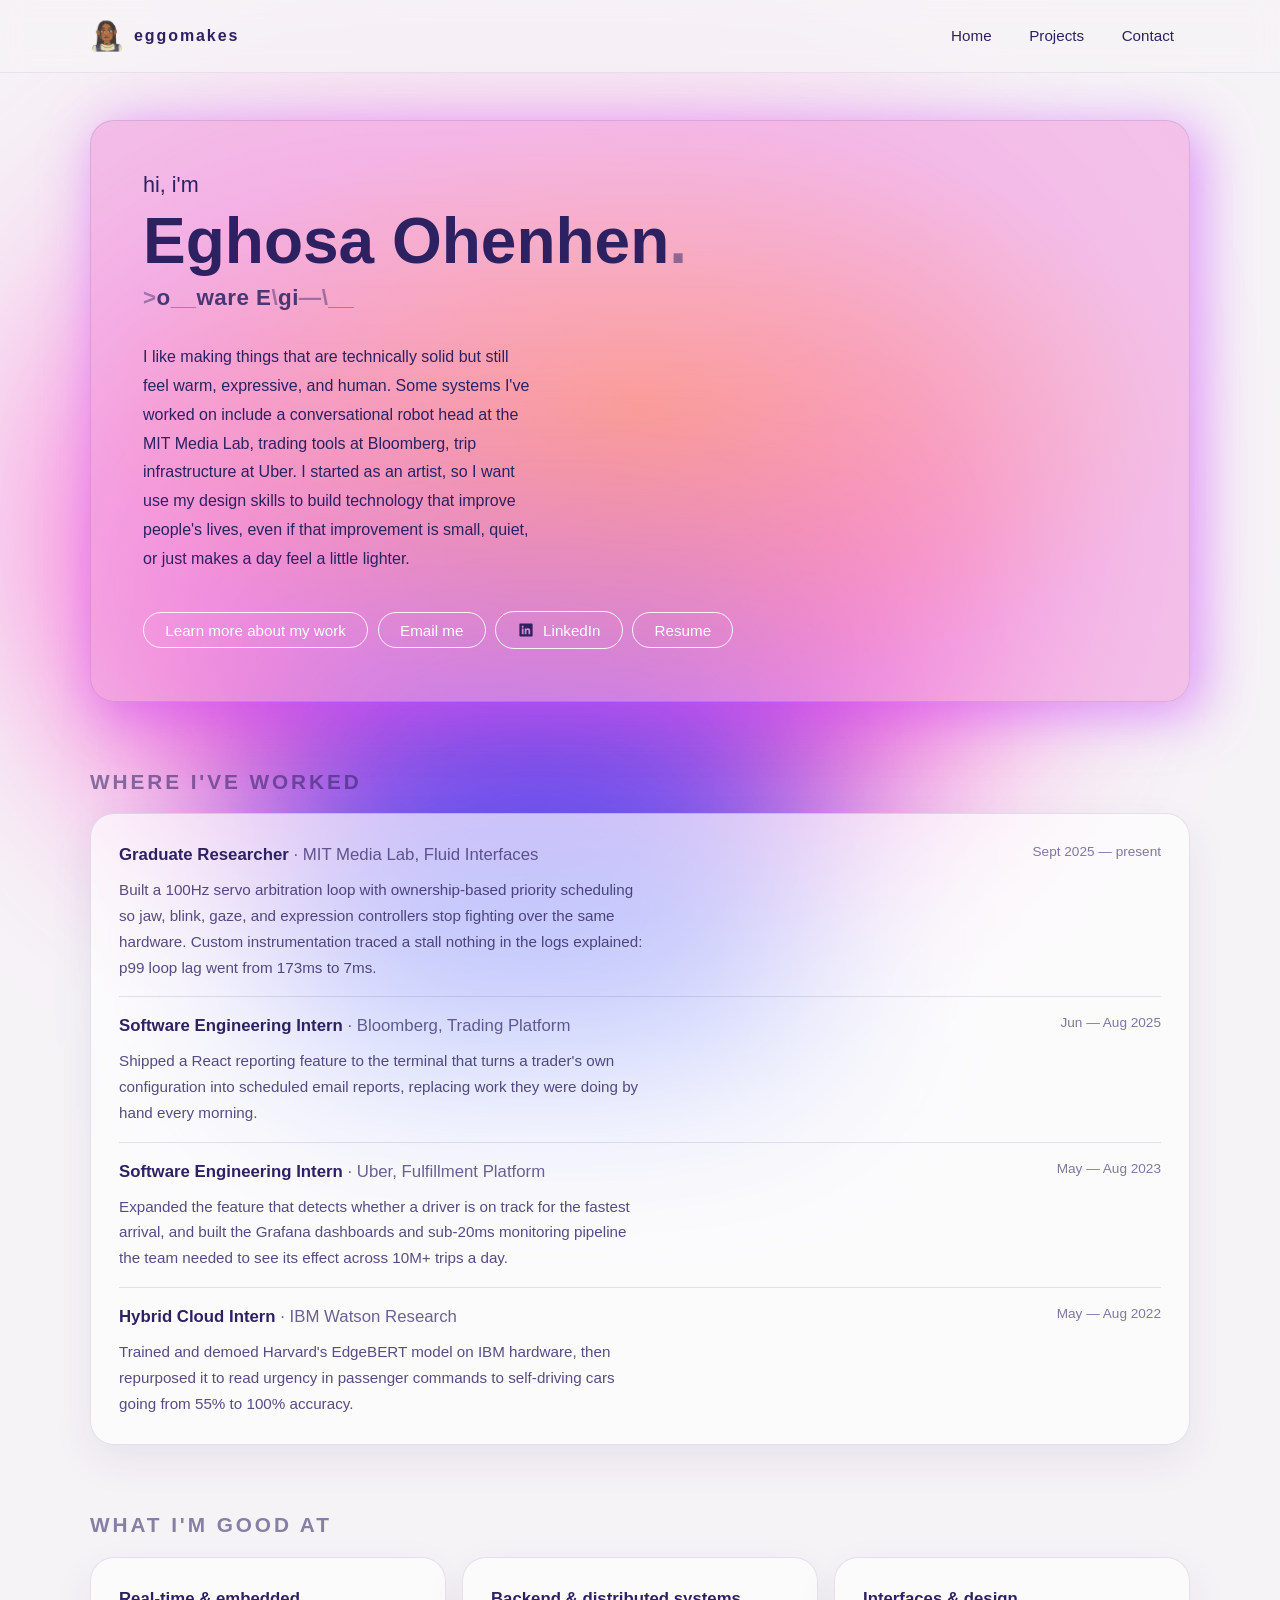
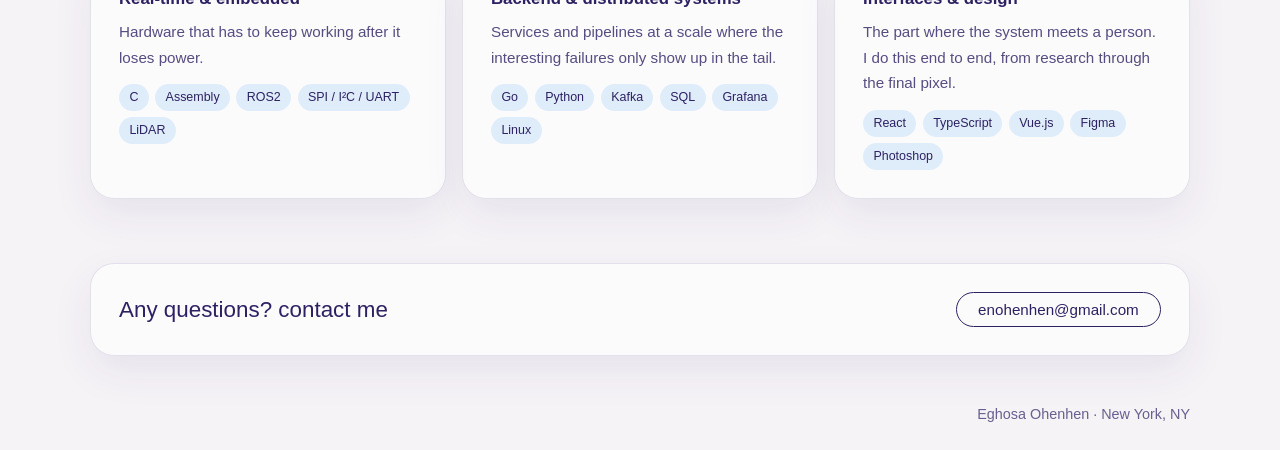
<file: index.html>
<!DOCTYPE html>
<html lang="en">
  <head>
    <meta charset="utf-8" />
    <title>Eghosa Ohenhen — Software Engineer</title>
    <link rel="icon" href="assets/images/icon.svg" />
    <meta name="viewport" content="width=device-width, initial-scale=1" />
    <meta
      name="description"
      content="Eghosa Ohenhen — my work sits at the intersection of art, embedded systems, and software."
    />
    <link rel="stylesheet" href="assets/css/main.css" />
  </head>
  <body>
    <div class="bg-accent-shape">
      <div class="bg-circle"></div>
      <div class="bg-rect"></div>
    </div>

    <nav class="navbar">
      <div class="nav-container">
        <a href="index.html" class="nav-logo" aria-label="Go to home page">
          <img src="assets/images/icon.svg" alt="" />
          <span>eggomakes</span>
        </a>
        <ul class="nav-menu">
          <li class="nav-item"><a href="index.html" class="nav-link">Home</a></li>
          <li class="nav-item"><a href="projects.html" class="nav-link">Projects</a></li>
          <li class="nav-item"><a href="#contact" class="nav-link">Contact</a></li>
        </ul>
        <button class="nav-toggle" type="button" aria-label="Toggle navigation">
          <span class="bar"></span>
          <span class="bar"></span>
          <span class="bar"></span>
        </button>
      </div>
    </nav>

    <main class="page">
      <!-- ============================ HERO ============================ -->
      <header class="callout-bg hero">
        <div class="prefix">hi, i'm</div>
        <div class="title"><b>Eghosa Ohenhen</b><b class="emp">.</b></div>

        <!-- textscrambler.js targets .roles and cycles the phrase list -->
        <span class="roles">Software Engineer</span>

        <p class="hero__lede"> 
          I like making things that are technically solid but still feel warm, expressive, and human.

          Some systems I've worked on include a
          conversational robot head at the MIT Media Lab, trading tools at Bloomberg,
          trip infrastructure at Uber. I started as an artist, so I want use my design skills to build technology that improve people's lives, even if that improvement is small, quiet, or just makes a day feel a little lighter.
        </p>

        <div class="actions">
          <a class="btn" href="projects.html">Learn more about my work</a>
          <a class="btn" href="mailto:eghosaohenhen2021@gmail.com">Email me</a>
          <a class="btn" href="https://www.linkedin.com/in/eghosa-ohenhen-010925201/" target="_blank" rel="noopener">
            <img src="assets/images/linkedin.svg" alt="" />
            LinkedIn
          </a>
          <!-- Drop your PDF at this path, or delete this button until you have one. -->
          <a class="btn" href="assets/files/eghosa_reorder_resume.docx" target="_blank" rel="noopener">Resume</a>
          <!-- Add GitHub here once the profile is tidy:
          <a class="btn" href="https://github.com/YOURHANDLE" target="_blank" rel="noopener">GitHub</a>
          -->
        </div>
      </header>

      <!-- ============================ NOW ============================= -->
      <!-- <section>
        <h2 class="section__title">Right now</h2>
        <div class="panel now">
          <p>
            I'm a graduate researcher in the Fluid Interfaces group at the MIT Media
            Lab, building the software for an embodied conversational robot — the layer
            that decides how a face moves while it's listening, not just what it says.
          </p>
          <p>
            I finish my MEng in EECS in June 2026. I'm open to full-time roles in
            robotics, real-time systems, and product engineering, and I take on a small
            number of freelance projects — usually teams that need a demo to actually
            work by a date that isn't moving.
          </p>
        </div>
      </section> -->

      <!-- ========================= EXPERIENCE ========================= -->
      <section>
        <h2 class="section__title">Where I've worked</h2>
        <div class="panel roles-list">
          <article class="role">
            <h3 class="role__title">
              Graduate Researcher <span class="role__org">· MIT Media Lab, Fluid Interfaces</span>
            </h3>
            <div class="role__date">Sept 2025 — present</div>
            <p class="role__note">
              Built a 100Hz servo arbitration loop with ownership-based priority
              scheduling so jaw, blink, gaze, and expression controllers stop fighting
              over the same hardware. Custom instrumentation traced a stall nothing in
              the logs explained: p99 loop lag went from 173ms to 7ms.
            </p>
          </article>

          <article class="role">
            <h3 class="role__title">
              Software Engineering Intern <span class="role__org">· Bloomberg, Trading Platform</span>
            </h3>
            <div class="role__date">Jun — Aug 2025</div>
            <p class="role__note">
              Shipped a React reporting feature to the terminal that turns a trader's own
              configuration into scheduled email reports, replacing work they were doing
              by hand every morning.
            </p>
          </article>

          <article class="role">
            <h3 class="role__title">
              Software Engineering Intern <span class="role__org">· Uber, Fulfillment Platform</span>
            </h3>
            <div class="role__date">May — Aug 2023</div>
            <p class="role__note">
              Expanded the feature that detects whether a driver is on track for the
              fastest arrival, and built the Grafana dashboards and sub-20ms monitoring
              pipeline the team needed to see its effect across 10M+ trips a day.
            </p>
          </article>

          <article class="role">
            <h3 class="role__title">
              Hybrid Cloud Intern <span class="role__org">· IBM Watson Research</span>
            </h3>
            <div class="role__date">May — Aug 2022</div>
            <p class="role__note">
              Trained and demoed Harvard's EdgeBERT model on IBM hardware, then
              repurposed it to read urgency in passenger commands to self-driving cars going from
              55% to 100% accuracy.
            </p>
          </article>
        </div>
      </section>

      <!-- =========================== SKILLS =========================== -->
      <section>
        <h2 class="section__title">What I'm good at</h2>
        <div class="skills">
          <div class="panel skill">
            <h3>Real-time &amp; embedded</h3>
            <p>
              Hardware that has to keep
              working after it loses power.
            </p>
            <div class="tags">
              <span class="tag">C</span><span class="tag">Assembly</span>
              <span class="tag">ROS2</span><span class="tag">SPI / I²C / UART</span>
              <span class="tag">LiDAR</span>
            </div>
          </div>

          <div class="panel skill">
            <h3>Backend &amp; distributed systems</h3>
            <p>
              Services and pipelines at a scale where the interesting failures only show
              up in the tail.
            </p>
            <div class="tags">
              <span class="tag">Go</span><span class="tag">Python</span>
              <span class="tag">Kafka</span><span class="tag">SQL</span>
              <span class="tag">Grafana</span><span class="tag">Linux</span>
            </div>
          </div>

          <div class="panel skill">
            <h3>Interfaces &amp; design</h3>
            <p>
              The part where the system meets a person. I do this end to end, from
              research through the final pixel.
            </p>
            <div class="tags">
              <span class="tag">React</span><span class="tag">TypeScript</span>
              <span class="tag">Vue.js</span><span class="tag">Figma</span>
              <span class="tag">Photoshop</span>
            </div>
          </div>
        </div>
      </section>

      <!-- =========================== HONORS =========================== -->
      <!-- <section>
        <h2 class="section__title">Also</h2>
        <div class="panel">
          <ul class="honors">
            <li>
              1st place, Autonomous Robot Race — MIT 6.141 Robotics: Science &amp; Systems
              <span>May 2025</span>
            </li>
            <li>Congressional Art Award winner <span>2021</span></li>
            <li>Freelance graphic designer, MIT Admissions <span>2024 — present</span></li>
            <li>Marketing &amp; dev team, HackMIT <span>2021 — 2022</span></li>
            <li>
              MEng and SB in Electrical Engineering &amp; Computer Science, MIT
              <span>2026 / 2025</span>
            </li>
          </ul>
        </div>
      </section> -->

      <!-- ============================ CTA ============================= -->
      <section id="contact">
        <div class="panel cta">
          <!-- need building automation software -->
          <!-- drafting marketing materials for your business -->
           <!-- -->
          <p>Any questions? contact me</p>
          <!-- <span class="roles">Software Engineer</span> -->
          <a class="btn btn--ink" href="mailto:enohenhen@gmail.com">enohenhen@gmail.com</a>
        </div>
      </section>
    </main>

    <footer>
      <maintxt>Eghosa Ohenhen · New York, NY</maintxt>
    </footer>

    <!-- Cycles the role line in the hero. Safe to delete if you'd rather
         the line stayed static — nothing else depends on it. -->
    <script src="assets/js/textscrambler.js"></script>

    <script>
      const navToggle = document.querySelector(".nav-toggle");
      const navMenu = document.querySelector(".nav-menu");

      navToggle.addEventListener("click", () => {
        navToggle.classList.toggle("active");
        navMenu.classList.toggle("active");
      });

      document.querySelectorAll(".nav-link").forEach((link) =>
        link.addEventListener("click", () => {
          navToggle.classList.remove("active");
          navMenu.classList.remove("active");
        })
      );
    </script>
  </body>
</html>
</file>
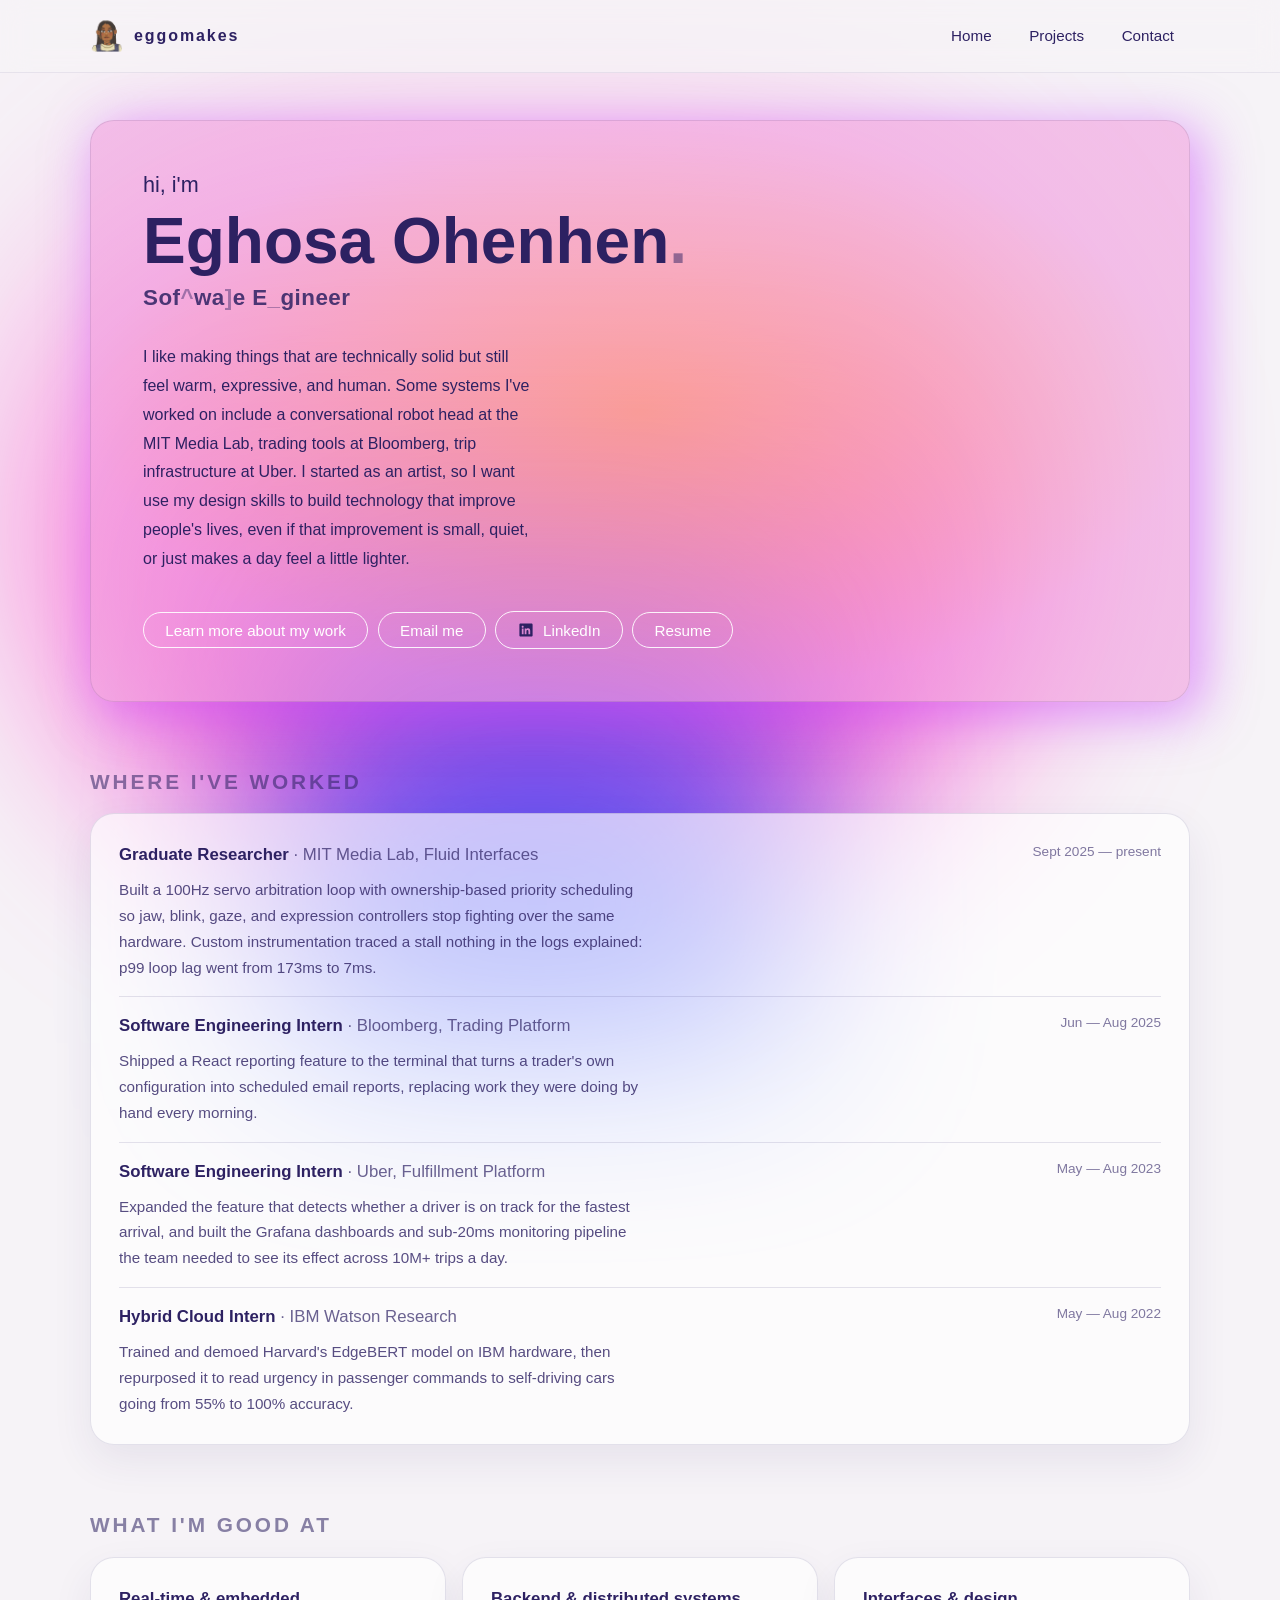
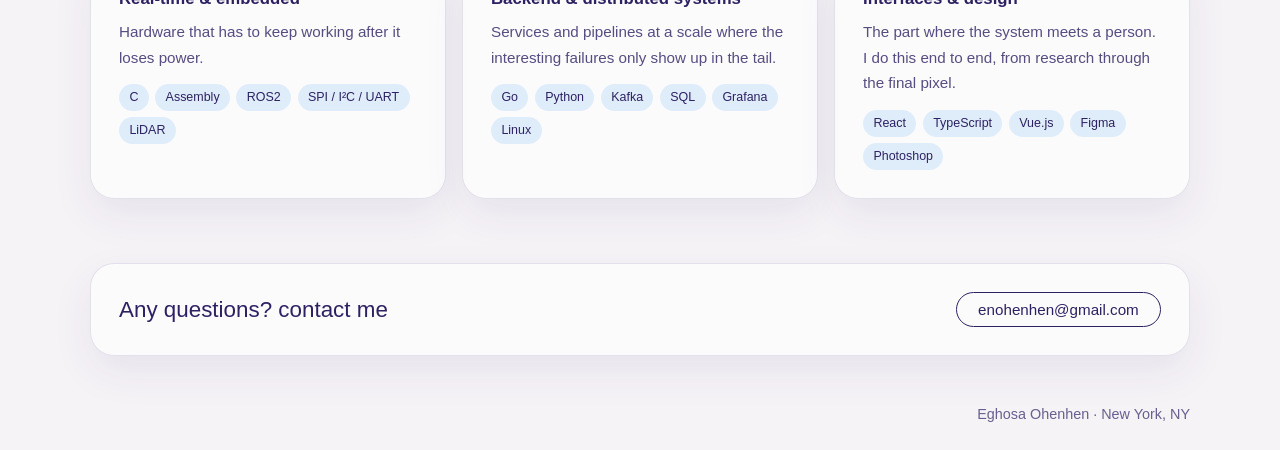
<file: src/index.html>
<!DOCTYPE html>
<html lang="en">
  <head>
    <meta charset="utf-8" />
    <title>Eghosa Ohenhen — Software Engineer</title>
    <link rel="icon" href="assets/images/icon.svg" />
    <meta name="viewport" content="width=device-width, initial-scale=1" />
    <meta
      name="description"
      content=" my work sits at the intersection of art, embedded systems, and software."
    />
    <link rel="stylesheet" href="assets/css/main.css" />
  </head>
  <body>
    <div class="bg-accent-shape">
      <div class="bg-circle"></div>
      <div class="bg-rect"></div>
    </div>

    <nav class="navbar">
      <div class="nav-container">
        <a href="index.html" class="nav-logo" aria-label="Go to home page">
          <img src="assets/images/icon.svg" alt="" />
          <span>eggomakes</span>
        </a>
        <ul class="nav-menu">
          <li class="nav-item"><a href="index.html" class="nav-link">Home</a></li>
          <li class="nav-item"><a href="projects.html" class="nav-link">Projects</a></li>
          <li class="nav-item"><a href="#contact" class="nav-link">Contact</a></li>
        </ul>
        <button class="nav-toggle" type="button" aria-label="Toggle navigation">
          <span class="bar"></span>
          <span class="bar"></span>
          <span class="bar"></span>
        </button>
      </div>
    </nav>

    <main class="page">
      <!-- ============================ HERO ============================ -->
      <header class="callout-bg hero">
        <div class="prefix">hi, i'm</div>
        <div class="title"><b>Eghosa Ohenhen</b><b class="emp">.</b></div>

        <!-- textscrambler.js targets .roles and cycles the phrase list -->
        <span class="roles">Software Engineer</span>

        <p class="hero__lede"> 
          I like making things that are technically solid but still feel warm, expressive, and human.

          Some systems I've worked on include a
          conversational robot head at the MIT Media Lab, trading tools at Bloomberg,
          trip infrastructure at Uber. I started as an artist, so I want use my design skills to build technology that improve people's lives, even if that improvement is small, quiet, or just makes a day feel a little lighter.
        </p>

        <div class="actions">
          <a class="btn" href="projects.html">Learn more about my work</a>
          <a class="btn" href="mailto:eghosaohenhen2021@gmail.com">Email me</a>
          <a class="btn" href="https://www.linkedin.com/in/eghosa-ohenhen-010925201/" target="_blank" rel="noopener">
            <img src="assets/images/linkedin.svg" alt="" />
            LinkedIn
          </a>
          <!-- Drop your PDF at this path, or delete this button until you have one. -->
          <a class="btn" href="assets/files/eghosa_reorder_resume.docx" target="_blank" rel="noopener">Resume</a>
          <!-- Add GitHub here once the profile is tidy:
          <a class="btn" href="https://github.com/YOURHANDLE" target="_blank" rel="noopener">GitHub</a>
          -->
        </div>
      </header>

      <!-- ============================ NOW ============================= -->
      <!-- <section>
        <h2 class="section__title">Right now</h2>
        <div class="panel now">
          <p>
            I'm a graduate researcher in the Fluid Interfaces group at the MIT Media
            Lab, building the software for an embodied conversational robot — the layer
            that decides how a face moves while it's listening, not just what it says.
          </p>
          <p>
            I finish my MEng in EECS in June 2026. I'm open to full-time roles in
            robotics, real-time systems, and product engineering, and I take on a small
            number of freelance projects — usually teams that need a demo to actually
            work by a date that isn't moving.
          </p>
        </div>
      </section> -->

      <!-- ========================= EXPERIENCE ========================= -->
      <section>
        <h2 class="section__title">Where I've worked</h2>
        <div class="panel roles-list">
          <article class="role">
            <h3 class="role__title">
              Graduate Researcher <span class="role__org">· MIT Media Lab, Fluid Interfaces</span>
            </h3>
            <div class="role__date">Sept 2025 — present</div>
            <p class="role__note">
              Built a 100Hz servo arbitration loop with ownership-based priority
              scheduling so jaw, blink, gaze, and expression controllers stop fighting
              over the same hardware. Custom instrumentation traced a stall nothing in
              the logs explained: p99 loop lag went from 173ms to 7ms.
            </p>
          </article>

          <article class="role">
            <h3 class="role__title">
              Software Engineering Intern <span class="role__org">· Bloomberg, Trading Platform</span>
            </h3>
            <div class="role__date">Jun — Aug 2025</div>
            <p class="role__note">
              Shipped a React reporting feature to the terminal that turns a trader's own
              configuration into scheduled email reports, replacing work they were doing
              by hand every morning.
            </p>
          </article>

          <article class="role">
            <h3 class="role__title">
              Software Engineering Intern <span class="role__org">· Uber, Fulfillment Platform</span>
            </h3>
            <div class="role__date">May — Aug 2023</div>
            <p class="role__note">
              Expanded the feature that detects whether a driver is on track for the
              fastest arrival, and built the Grafana dashboards and sub-20ms monitoring
              pipeline the team needed to see its effect across 10M+ trips a day.
            </p>
          </article>

          <article class="role">
            <h3 class="role__title">
              Hybrid Cloud Intern <span class="role__org">· IBM Watson Research</span>
            </h3>
            <div class="role__date">May — Aug 2022</div>
            <p class="role__note">
              Trained and demoed Harvard's EdgeBERT model on IBM hardware, then
              repurposed it to read urgency in passenger commands to self-driving cars going from
              55% to 100% accuracy.
            </p>
          </article>
        </div>
      </section>

      <!-- =========================== SKILLS =========================== -->
      <section>
        <h2 class="section__title">What I'm good at</h2>
        <div class="skills">
          <div class="panel skill">
            <h3>Real-time &amp; embedded</h3>
            <p>
              Hardware that has to keep
              working after it loses power.
            </p>
            <div class="tags">
              <span class="tag">C</span><span class="tag">Assembly</span>
              <span class="tag">ROS2</span><span class="tag">SPI / I²C / UART</span>
              <span class="tag">LiDAR</span>
            </div>
          </div>

          <div class="panel skill">
            <h3>Backend &amp; distributed systems</h3>
            <p>
              Services and pipelines at a scale where the interesting failures only show
              up in the tail.
            </p>
            <div class="tags">
              <span class="tag">Go</span><span class="tag">Python</span>
              <span class="tag">Kafka</span><span class="tag">SQL</span>
              <span class="tag">Grafana</span><span class="tag">Linux</span>
            </div>
          </div>

          <div class="panel skill">
            <h3>Interfaces &amp; design</h3>
            <p>
              The part where the system meets a person. I do this end to end, from
              research through the final pixel.
            </p>
            <div class="tags">
              <span class="tag">React</span><span class="tag">TypeScript</span>
              <span class="tag">Vue.js</span><span class="tag">Figma</span>
              <span class="tag">Photoshop</span>
            </div>
          </div>
        </div>
      </section>

      <!-- =========================== HONORS =========================== -->
      <!-- <section>
        <h2 class="section__title">Also</h2>
        <div class="panel">
          <ul class="honors">
            <li>
              1st place, Autonomous Robot Race — MIT 6.141 Robotics: Science &amp; Systems
              <span>May 2025</span>
            </li>
            <li>Congressional Art Award winner <span>2021</span></li>
            <li>Freelance graphic designer, MIT Admissions <span>2024 — present</span></li>
            <li>Marketing &amp; dev team, HackMIT <span>2021 — 2022</span></li>
            <li>
              MEng and SB in Electrical Engineering &amp; Computer Science, MIT
              <span>2026 / 2025</span>
            </li>
          </ul>
        </div>
      </section> -->

      <!-- ============================ CTA ============================= -->
      <section id="contact">
        <div class="panel cta">
          <!-- need building automation software -->
          <!-- drafting marketing materials for your business -->
           <!-- -->
          <p>Any questions? contact me</p>
          <!-- <span class="roles">Software Engineer</span> -->
          <a class="btn btn--ink" href="mailto:enohenhen@gmail.com">enohenhen@gmail.com</a>
        </div>
      </section>
    </main>

    <footer>
      <maintxt>Eghosa Ohenhen · New York, NY</maintxt>
    </footer>

    <!-- Cycles the role line in the hero. Safe to delete if you'd rather
         the line stayed static — nothing else depends on it. -->
    <script src="assets/js/textscrambler.js"></script>

    <script>
      const navToggle = document.querySelector(".nav-toggle");
      const navMenu = document.querySelector(".nav-menu");

      navToggle.addEventListener("click", () => {
        navToggle.classList.toggle("active");
        navMenu.classList.toggle("active");
      });

      document.querySelectorAll(".nav-link").forEach((link) =>
        link.addEventListener("click", () => {
          navToggle.classList.remove("active");
          navMenu.classList.remove("active");
        })
      );
    </script>
  </body>
</html>
</file>
<file: assets/css/main.css>
/* =====================================================================
   eggomakes — main.css

   1.  Tokens
   2.  Base
   3.  Background accent
   4.  Navbar
   5.  Layout
   6.  Components — buttons, panels, tags, section titles
   7.  Home page
   8.  Projects page — carousel, cards, modal
   9.  Footer
   10. Responsive
   11. LEGACY — HTMAA week pages only. Delete when those pages go.
   ===================================================================== */

/* ---------------------------------------------------------------------
   1. Tokens
   --------------------------------------------------------------------- */
:root {
  --text-color: #2d2162;
  --bg-color: #f6f3f7;
  --surface-border: rgba(45, 33, 98, 0.12);
  --shadow-color: rgba(203, 72, 251, 0.24);

  --panel-bg: rgba(255, 255, 255, 0.65);
  --tag-bg: rgba(19, 137, 235, 0.12);
  --shadow-card: 0 1rem 2.5rem rgba(45, 33, 98, 0.08);
  --shadow-card-hover: 0 1.5rem 3rem rgba(45, 33, 98, 0.16);

  --radius: 1.5rem;
  --radius-pill: 999px;
  --nav-height: 4.5rem;
  --content-width: 1100px;
}

/* ---------------------------------------------------------------------
   2. Base
   --------------------------------------------------------------------- */
*,
*::before,
*::after {
  box-sizing: border-box;
}

html {
  scroll-behavior: smooth;
}

body {
  margin: 0;
  min-width: 320px;
  min-height: 100vh;
  display: flex;
  flex-direction: column;
  background: var(--bg-color);
  color: var(--text-color);
  font-family: "Inter", "Helvetica Neue", Arial, sans-serif;
  line-height: 1.5;
  padding-top: var(--nav-height);
  overflow-x: hidden;
}

a {
  color: inherit;
  text-decoration: none;
}

ul {
  margin: 0;
  padding: 0;
  list-style: none;
}

img {
  display: block;
  max-width: 100%;
}

b,
strong {
  color: var(--text-color);
  font-weight: 700;
}

maintxt {
  display: block;
}

/* Scramble character mid-transition. Used by textscrambler.js. */
.dud {
  opacity: 50%;
}

/* ---------------------------------------------------------------------
   3. Background accent
   --------------------------------------------------------------------- */
.bg-accent-shape {
  position: fixed;
  width: 64.625rem;
  height: 63.875rem;
  left: 1.25rem;
  top: 1.3125rem;
  z-index: -1;
  pointer-events: none;
}

.bg-circle,
.bg-rect {
  position: absolute;
  filter: blur(6.25rem);
}

.bg-circle {
  width: 100%;
  height: 87.42%;
  inset: 0 0 12.58% 0;
  border-radius: 50%;
  background: linear-gradient(180deg, rgba(0, 194, 255, 0) 0%, rgba(255, 41, 195, 1) 100%);
}

.bg-rect {
  width: 48.05%;
  height: 59.59%;
  top: 40.41%;
  right: 25.98%;
  bottom: 0;
  left: 25.98%;
  background: linear-gradient(180deg, rgba(24, 75, 255, 0) 0%, rgba(23, 74, 255, 1) 100%);
}

/* ---------------------------------------------------------------------
   4. Navbar
   --------------------------------------------------------------------- */
.navbar {
  position: fixed;
  top: 0;
  left: 0;
  right: 0;
  z-index: 1000;
  backdrop-filter: blur(14px);
  background: rgba(246, 243, 247, 0.68);
  border-bottom: 1px solid rgba(45, 33, 98, 0.08);
}

.nav-container {
  width: min(var(--content-width), calc(100% - 2rem));
  min-height: var(--nav-height);
  margin: 0 auto;
  display: flex;
  align-items: center;
  justify-content: space-between;
  gap: 1rem;
}

.nav-logo {
  display: flex;
  align-items: center;
  gap: 0.75rem;
  font-size: 1rem;
  font-weight: 700;
  letter-spacing: 0.12em;
  text-transform: lowercase;
}

.nav-logo img {
  width: 2rem;
  height: 2rem;
}

.nav-menu {
  display: flex;
  align-items: center;
  gap: 0.35rem;
}

.nav-link {
  display: block;
  padding: 0.7rem 1rem;
  border-radius: var(--radius-pill);
  font-size: 0.95rem;
  transition: background-color 0.2s ease, transform 0.2s ease;
}

.nav-link:hover,
.nav-link:focus-visible {
  background: rgba(45, 33, 98, 0.08);
  transform: translateY(-1px);
}

.nav-toggle {
  display: none;
  flex-direction: column;
  justify-content: center;
  gap: 0.3rem;
  padding: 0.2rem;
  border: 0;
  background: transparent;
  cursor: pointer;
}

.nav-toggle .bar {
  width: 1.5rem;
  height: 0.16rem;
  border-radius: var(--radius-pill);
  background: var(--text-color);
  transition: transform 0.2s ease, opacity 0.2s ease;
}

/* ---------------------------------------------------------------------
   5. Layout
   --------------------------------------------------------------------- */
.page {
  width: min(var(--content-width), calc(100% - 2rem));
  margin: 0 auto;
  display: flex;
  flex-direction: column;
  gap: clamp(2.5rem, 6vw, 4rem);
  padding: clamp(1.5rem, 5vw, 3rem) 0 3rem;
}

/* ---------------------------------------------------------------------
   6. Components
   --------------------------------------------------------------------- */

/* --- the big gradient card. Shared with the legacy pages. ------------ */
.callout-bg {
  width: min(48rem, 100%);
  min-height: 20rem;
  display: flex;
  flex-direction: column;
  align-items: flex-start;
  justify-content: center;
  gap: 0.6rem;
  padding: clamp(1.75rem, 5vw, 3.25rem);
  border: 1px solid var(--surface-border);
  border-radius: var(--radius);
  background: radial-gradient(
    closest-side,
    rgba(255, 159, 104, 0.6) 0%,
    rgba(241, 159, 223, 0.6) 100%
  );
  box-shadow: 0.625rem 0.625rem 3.125rem 0.3125rem rgba(203, 72, 251, 0.5);
  font-size: clamp(2rem, 5vw, 4rem);
  line-height: 1.1;
}

.callout-bg sub {
  font-size: clamp(1rem, 2vw, 1.35rem);
  opacity: 0.5;
}

.callout-bg p {
  font-size: clamp(0.7rem, 1.5vw, 1rem);
  line-height: 1.8;
}

.callout-bg .prefix {
  font-size: clamp(1rem, 2vw, 1.35rem);
}

.callout-bg .title {
  font-weight: bold;
  padding: 0;
}

.callout-bg .title .emp {
  opacity: 50%;
}

/* --- buttons --------------------------------------------------------- */

/* On the gradient card: white outline, fills white on hover. */
.btn {
  display: inline-flex;
  align-items: center;
  gap: 0.5rem;
  padding: 0.6em 1.4em;
  border: 1px solid rgba(255, 255, 255, 0.9);
  border-radius: 2rem;
  color: #fff;
  font-size: 0.95rem;
  line-height: 1;
  transition: background-color 0.25s ease, color 0.25s ease;
}

.btn:hover,
.btn:focus-visible {
  background: #fff;
  color: var(--text-color);
}

.btn img {
  width: 1.1rem;
  height: 1.1rem;
}

/* On a light panel: ink outline, fills ink on hover. */
.btn--ink {
  border-color: var(--text-color);
  color: var(--text-color);
}

.btn--ink:hover,
.btn--ink:focus-visible {
  background: var(--text-color);
  color: var(--bg-color);
}

/* --- panels, tags, section titles ------------------------------------ */
.panel {
  padding: clamp(1.25rem, 3vw, 1.75rem);
  border: 1px solid var(--surface-border);
  border-radius: var(--radius);
  background: var(--panel-bg);
  box-shadow: var(--shadow-card);
}

.section__title {
  margin: 0 0 1rem;
  font-size: clamp(1.1rem, 2vw, 1.3rem);
  font-weight: 700;
  letter-spacing: 0.14em;
  text-transform: uppercase;
  opacity: 0.55;
}

.tags {
  display: flex;
  flex-wrap: wrap;
  gap: 0.4rem;
}

.tag {
  padding: 0.25rem 0.65rem;
  border-radius: var(--radius-pill);
  background: var(--tag-bg);
  font-size: 0.78rem;
}

/* ---------------------------------------------------------------------
   7. Home page
   --------------------------------------------------------------------- */
.hero {
  width: 100%;
  max-width: none;
}

.hero .roles {
  display: block;
  min-height: 1.4em;
  font-size: clamp(1rem, 2.2vw, 1.4rem);
  font-weight: 700;
  letter-spacing: 0.02em;
  opacity: 0.85;
}

.hero__lede {
  max-width: 44ch;
}

.actions {
  display: flex;
  flex-wrap: wrap;
  align-items: center;
  gap: 0.6rem;
  margin-top: 0.75rem;
  font-size: 1rem;
}

.now p {
  margin: 0 0 0.75rem;
  line-height: 1.75;
  max-width: 60ch;
}

.now p:last-child {
  margin-bottom: 0;
}

/* --- experience ------------------------------------------------------ */
.roles-list {
  display: flex;
  flex-direction: column;
}

.role {
  display: grid;
  grid-template-columns: 1fr auto;
  gap: 0.25rem 1rem;
  padding: 1rem 0;
  border-bottom: 1px solid var(--surface-border);
}

.role:first-child {
  padding-top: 0;
}

.role:last-child {
  border-bottom: 0;
  padding-bottom: 0;
}

.role__title {
  margin: 0;
  font-size: 1.05rem;
  font-weight: 700;
}

.role__org {
  font-weight: 400;
  opacity: 0.7;
}

.role__date {
  font-size: 0.85rem;
  opacity: 0.6;
  white-space: nowrap;
}

.role__note {
  grid-column: 1 / -1;
  margin: 0.35rem 0 0;
  font-size: 0.95rem;
  line-height: 1.7;
  opacity: 0.8;
  max-width: 62ch;
}

/* --- skills ---------------------------------------------------------- */
.skills {
  display: grid;
  grid-template-columns: repeat(auto-fit, minmax(15rem, 1fr));
  gap: 1rem;
}

.skill h3 {
  margin: 0 0 0.5rem;
  font-size: 1.05rem;
}

.skill p {
  margin: 0 0 0.85rem;
  font-size: 0.95rem;
  line-height: 1.7;
  opacity: 0.8;
}

/* --- honors ---------------------------------------------------------- */
.honors {
  display: flex;
  flex-direction: column;
  gap: 0.6rem;
}

.honors li {
  display: flex;
  flex-wrap: wrap;
  align-items: baseline;
  justify-content: space-between;
  gap: 0.5rem 1rem;
  font-size: 0.98rem;
}

.honors span {
  font-size: 0.85rem;
  opacity: 0.55;
}

/* --- closing CTA ----------------------------------------------------- */
.cta {
  display: flex;
  flex-wrap: wrap;
  align-items: center;
  justify-content: space-between;
  gap: 1rem;
}

.cta p {
  margin: 0;
  font-size: clamp(1.1rem, 2.5vw, 1.4rem);
  max-width: 34ch;
  line-height: 1.4;
}

/* ---------------------------------------------------------------------
   8. Projects page
   --------------------------------------------------------------------- */
.page-header h1 {
  margin: 0;
  font-size: clamp(2rem, 5vw, 3.5rem);
}

.page-header p {
  margin: 0.5rem 0 0;
  opacity: 0.75;
  max-width: 42rem;
  line-height: 1.7;
}

/* --- carousel: a scroll-snap strip. Arrows just scroll it. ----------- */
.carousel {
  position: relative;
}

.carousel__track {
  display: flex;
  gap: 1rem;
  overflow-x: auto;
  scroll-snap-type: x mandatory;
  scroll-padding: 0 0.25rem;
  padding: 0.5rem 0.25rem 1.25rem;
  scrollbar-width: none;
}

.carousel__track::-webkit-scrollbar {
  display: none;
}

.carousel__nav {
  position: absolute;
  top: 40%;
  z-index: 2;
  display: grid;
  place-items: center;
  width: 2.75rem;
  height: 2.75rem;
  border: 1px solid var(--surface-border);
  border-radius: var(--radius-pill);
  background: rgba(246, 243, 247, 0.85);
  backdrop-filter: blur(10px);
  color: var(--text-color);
  box-shadow: 0 0.5rem 1.5rem rgba(45, 33, 98, 0.14);
  cursor: pointer;
  transition: transform 0.2s ease, opacity 0.2s ease;
}

.carousel__nav:hover {
  transform: scale(1.08);
}

.carousel__nav[disabled] {
  opacity: 0;
  pointer-events: none;
}

.carousel__nav--prev {
  left: -1.25rem;
}

.carousel__nav--next {
  right: -1.25rem;
}

/* --- card ------------------------------------------------------------ */
.card {
  flex: 0 0 clamp(15rem, 78vw, 19rem);
  scroll-snap-align: start;
  display: flex;
  flex-direction: column;
  text-align: left;
  padding: 0;
  border: 1px solid var(--surface-border);
  border-radius: var(--radius);
  background: rgba(255, 255, 255, 0.72);
  box-shadow: var(--shadow-card);
  color: inherit;
  font: inherit;
  overflow: hidden;
  cursor: pointer;
  transition: transform 0.2s ease, box-shadow 0.2s ease;
}

.card:hover,
.card:focus-visible {
  transform: translateY(-4px);
  box-shadow: var(--shadow-card-hover);
}

.card__media {
  position: relative;
  aspect-ratio: 4 / 3;
  background: radial-gradient(
    circle at 30% 20%,
    rgba(255, 159, 104, 0.55) 0%,
    rgba(241, 159, 223, 0.4) 55%,
    rgba(255, 255, 255, 0) 100%
  );
}

.card__media img {
  width: 100%;
  height: 100%;
  object-fit: cover;
}

.card__badge {
  position: absolute;
  left: 0.75rem;
  bottom: 0.75rem;
  max-width: calc(100% - 1.5rem);
  padding: 0.3rem 0.7rem;
  border-radius: var(--radius-pill);
  background: rgba(246, 243, 247, 0.9);
  backdrop-filter: blur(8px);
  font-size: 0.7rem;
  font-weight: 700;
  letter-spacing: 0.08em;
  text-transform: uppercase;
}

.card__body {
  display: flex;
  flex-direction: column;
  gap: 0.6rem;
  padding: 1rem 1.15rem 1.25rem;
}

.card__title {
  margin: 0;
  font-size: 1.2rem;
  line-height: 1.25;
}

/* The one number worth putting on the card face. */
.card__metric {
  font-size: 0.85rem;
  opacity: 0.7;
}

.card .tags {
  margin-top: auto;
}

/* --- modal: native <dialog>, so Esc and focus trapping come free ----- */
.modal {
  position: relative; /* anchors the absolute .modal__close to the dialog */
  width: min(38rem, calc(100% - 2rem));
  padding: 0;
  border: 1px solid var(--surface-border);
  border-radius: var(--radius);
  background: var(--bg-color);
  color: var(--text-color);
  box-shadow: 0 2rem 4rem rgba(45, 33, 98, 0.25);
}

.modal::backdrop {
  background: rgba(45, 33, 98, 0.35);
  backdrop-filter: blur(6px);
}

.modal__media {
  aspect-ratio: 16 / 9;
  background: radial-gradient(
    circle at 30% 20%,
    rgba(255, 159, 104, 0.55) 0%,
    rgba(241, 159, 223, 0.4) 55%,
    rgba(255, 255, 255, 0) 100%
  );
}
.modal__media video { width: 100%; max-height: 45vh; object-fit: contain; display: block; }

.modal__media img {
  width: 100%;
  height: 100%;
  object-fit: cover;
}

.modal__body {
  padding: 1.5rem;
}

.modal__badge {
  font-size: 0.72rem;
  font-weight: 700;
  letter-spacing: 0.08em;
  text-transform: uppercase;
  opacity: 0.6;
}

.modal__title {
  margin: 0.35rem 0 0.75rem;
  font-size: clamp(1.5rem, 4vw, 2rem);
  line-height: 1.15;
}

.modal__blurb {
  margin: 0 0 1.25rem;
  line-height: 1.7;
  opacity: 0.85;
}

.modal__footer {
  display: flex;
  flex-wrap: wrap;
  align-items: center;
  justify-content: space-between;
  gap: 1rem;
}

.modal__close {
  
  position: absolute;
  top: 0.75rem;
  right: 0.75rem;
  width: 2.25rem;
  height: 2.25rem;
  display: grid;
  place-items: center;
  border: 0;
  border-radius: var(--radius-pill);
  background: rgba(246, 243, 247, 0.9);
  color: var(--text-color);
  font-size: 1.1rem;
  cursor: pointer;
}

[hidden] {
  display: none !important;
}

/* --- modal detail variant -------------------------------------------
   The structured version: lead line, run-in problem/built/result
   sections, an optional result figure, a stack row, and links.
   The blurb version reuses .modal__blurb above; this adds the rest.
   The modal scrolls its body so a long write-up stays usable.
   ------------------------------------------------------------------- */
.modal[open] {
  display: flex;
  flex-direction: column;
  max-height: 85vh;
}

.modal__media {
  flex: 0 0 auto;
}

.modal__body {
  overflow-y: auto;
}

.detail__lead {
  margin: 0 0 1.1rem;
  font-size: 1.05rem;
  line-height: 1.65;
}

.detail__section {
  margin: 0 0 1rem;
  line-height: 1.7;
  opacity: 0.9;
}

/* Run-in label: "The problem. ..." on the same line as its text. */
.detail__section b {
  color: var(--text-color);
}

.detail__figure {
  margin: 0 0 1.1rem;
}

.detail__figure img {
  width: 100%;
  border: 1px solid var(--surface-border);
  border-radius: 0.85rem;
}

.detail__figure figcaption {
  margin-top: 0.4rem;
  font-size: 0.82rem;
  opacity: 0.6;
}

.detail__stack {
  margin: 0 0 1.25rem;
  font-size: 0.9rem;
  line-height: 1.6;
}

.detail__stack b {
  letter-spacing: 0.06em;
  text-transform: uppercase;
  font-size: 0.72rem;
  opacity: 0.55;
}

.detail__links {
  display: flex;
  flex-wrap: wrap;
  gap: 0.5rem;
}

.detail__links .btn--ink {
  font-size: 0.85rem;
  padding: 0.5em 1.1em;
}

/* ---------------------------------------------------------------------
   9. Footer
   --------------------------------------------------------------------- */
footer {
  width: min(var(--content-width), calc(100% - 2rem));
  margin: 0 auto;
  padding: 0 0 1.5rem;
  text-align: right;
  font-size: 0.9rem;
  opacity: 0.7;
}

/* ---------------------------------------------------------------------
   10. Responsive
   --------------------------------------------------------------------- */
@media (max-width: 768px) {
  :root {
    --nav-height: 4rem;
  }

  .nav-toggle {
    display: flex;
  }

  .nav-menu {
    position: absolute;
    top: 100%;
    left: 1rem;
    right: 1rem;
    display: none;
    flex-direction: column;
    align-items: stretch;
    gap: 0.25rem;
    padding: 0.75rem;
    border: 1px solid var(--surface-border);
    border-radius: 1rem;
    background: rgba(246, 243, 247, 0.96);
    box-shadow: 0 1rem 2rem rgba(45, 33, 98, 0.12);
  }

  .nav-menu.active {
    display: flex;
  }

  .nav-link {
    padding: 0.85rem 1rem;
  }

  .nav-toggle.active .bar:nth-child(1) {
    transform: translateY(0.46rem) rotate(45deg);
  }

  .nav-toggle.active .bar:nth-child(2) {
    opacity: 0;
  }

  .nav-toggle.active .bar:nth-child(3) {
    transform: translateY(-0.46rem) rotate(-45deg);
  }

  .page {
    width: calc(100% - 1.5rem);
  }

  .callout-bg {
    min-height: auto;
    border-radius: 1.2rem;
    font-size: clamp(1.8rem, 9vw, 3rem);
  }

  .role {
    grid-template-columns: 1fr;
  }

  .role__date {
    order: -1;
  }

  .carousel__nav--prev {
    left: -0.5rem;
  }

  .carousel__nav--next {
    right: -0.5rem;
  }

  footer {
    width: calc(100% - 1.5rem);
    text-align: center;
    padding-bottom: 1rem;
  }

  /* legacy */
  #wrapper {
    width: min(100%, calc(100% - 1.5rem));
    padding: 1.5rem 0 2.5rem;
  }
}

@media (max-width: 480px) {
  .bg-accent-shape {
    width: 95vw;
    height: 95vw;
    left: 50%;
    top: 5rem;
    transform: translateX(-50%);
  }

  .callout-bg {
    box-shadow: 0.3rem 0.3rem 1.5rem 0.15rem rgba(203, 72, 251, 0.5);
  }
}

@media (prefers-reduced-motion: reduce) {
  html {
    scroll-behavior: auto;
  }

  .card,
  .carousel__nav,
  .nav-link,
  .btn {
    transition: none;
  }
}

/* =====================================================================
   11. LEGACY — HTMAA week pages only

   Nothing on index.html or projects.html uses these. They're kept so
   week1–week14.html and finalproject.html keep rendering. When those
   pages are retired or rebuilt, delete this whole block.
   ===================================================================== */
#wrapper {
  width: min(var(--content-width), calc(100% - 2rem));
  margin: 0 auto;
  flex: 1;
  display: flex;
  flex-direction: column;
  align-items: center;
  justify-content: center;
  padding: clamp(2rem, 6vw, 4rem) 0;
}

#header {
  width: 100%;
  display: flex;
  justify-content: center;
}

ul.h {
  display: flex;
  flex-direction: row;
  align-items: center;
}

ul.v {
  display: flex;
  flex-direction: column;
}

/* Anchors inside the gradient card, styled as white pill buttons.
   Superseded by .btn on the new pages. */
.callout-bg p > a {
  display: inline-block;
  font: inherit;
  color: #fff;
  text-decoration: none;
  border: 1px solid #fff;
  padding: 0.5em 1.5em;
  border-radius: 2rem;
  transition: all 0.5s ease;
}

.callout-bg a:hover {
  color: #000021;
  background-color: #fff;
}

.callout-bg#section {
  width: fit-content;
  padding: clamp(1.75rem, 5vw, 3.25rem);
  border: 1px solid var(--surface-border);
  border-radius: var(--radius);
  box-shadow: 0.625rem 0.625rem 3.125rem 0.3125rem rgba(203, 72, 251, 0.5);
  line-height: 1.1;
  background: var(--bg-color);
  opacity: 50%;
  margin: 5%;
}

.section-title {
  font-weight: 700;
}

.icon {
  width: clamp(2rem, 1.5vw, 2.5rem);
}
</file>
<file: src/assets/css/main.css>
/* =====================================================================
   eggomakes — main.css

   1.  Tokens
   2.  Base
   3.  Background accent
   4.  Navbar
   5.  Layout
   6.  Components — buttons, panels, tags, section titles
   7.  Home page
   8.  Projects page — carousel, cards, modal
   9.  Footer
   10. Responsive
   11. LEGACY — HTMAA week pages only. Delete when those pages go.
   ===================================================================== */

/* ---------------------------------------------------------------------
   1. Tokens
   --------------------------------------------------------------------- */
:root {
  --text-color: #2d2162;
  --bg-color: #f6f3f7;
  --surface-border: rgba(45, 33, 98, 0.12);
  --shadow-color: rgba(203, 72, 251, 0.24);

  --panel-bg: rgba(255, 255, 255, 0.65);
  --tag-bg: rgba(19, 137, 235, 0.12);
  --shadow-card: 0 1rem 2.5rem rgba(45, 33, 98, 0.08);
  --shadow-card-hover: 0 1.5rem 3rem rgba(45, 33, 98, 0.16);

  --radius: 1.5rem;
  --radius-pill: 999px;
  --nav-height: 4.5rem;
  --content-width: 1100px;
}

/* ---------------------------------------------------------------------
   2. Base
   --------------------------------------------------------------------- */
*,
*::before,
*::after {
  box-sizing: border-box;
}

html {
  scroll-behavior: smooth;
}

body {
  margin: 0;
  min-width: 320px;
  min-height: 100vh;
  display: flex;
  flex-direction: column;
  background: var(--bg-color);
  color: var(--text-color);
  font-family: "Inter", "Helvetica Neue", Arial, sans-serif;
  line-height: 1.5;
  padding-top: var(--nav-height);
  overflow-x: hidden;
}

a {
  color: inherit;
  text-decoration: none;
}

ul {
  margin: 0;
  padding: 0;
  list-style: none;
}

img {
  display: block;
  max-width: 100%;
}

b,
strong {
  color: var(--text-color);
  font-weight: 700;
}

maintxt {
  display: block;
}

/* Scramble character mid-transition. Used by textscrambler.js. */
.dud {
  opacity: 50%;
}

/* ---------------------------------------------------------------------
   3. Background accent
   --------------------------------------------------------------------- */
.bg-accent-shape {
  position: fixed;
  width: 64.625rem;
  height: 63.875rem;
  left: 1.25rem;
  top: 1.3125rem;
  z-index: -1;
  pointer-events: none;
}

.bg-circle,
.bg-rect {
  position: absolute;
  filter: blur(6.25rem);
}

.bg-circle {
  width: 100%;
  height: 87.42%;
  inset: 0 0 12.58% 0;
  border-radius: 50%;
  background: linear-gradient(180deg, rgba(0, 194, 255, 0) 0%, rgba(255, 41, 195, 1) 100%);
}

.bg-rect {
  width: 48.05%;
  height: 59.59%;
  top: 40.41%;
  right: 25.98%;
  bottom: 0;
  left: 25.98%;
  background: linear-gradient(180deg, rgba(24, 75, 255, 0) 0%, rgba(23, 74, 255, 1) 100%);
}

/* ---------------------------------------------------------------------
   4. Navbar
   --------------------------------------------------------------------- */
.navbar {
  position: fixed;
  top: 0;
  left: 0;
  right: 0;
  z-index: 1000;
  backdrop-filter: blur(14px);
  background: rgba(246, 243, 247, 0.68);
  border-bottom: 1px solid rgba(45, 33, 98, 0.08);
}

.nav-container {
  width: min(var(--content-width), calc(100% - 2rem));
  min-height: var(--nav-height);
  margin: 0 auto;
  display: flex;
  align-items: center;
  justify-content: space-between;
  gap: 1rem;
}

.nav-logo {
  display: flex;
  align-items: center;
  gap: 0.75rem;
  font-size: 1rem;
  font-weight: 700;
  letter-spacing: 0.12em;
  text-transform: lowercase;
}

.nav-logo img {
  width: 2rem;
  height: 2rem;
}

.nav-menu {
  display: flex;
  align-items: center;
  gap: 0.35rem;
}

.nav-link {
  display: block;
  padding: 0.7rem 1rem;
  border-radius: var(--radius-pill);
  font-size: 0.95rem;
  transition: background-color 0.2s ease, transform 0.2s ease;
}

.nav-link:hover,
.nav-link:focus-visible {
  background: rgba(45, 33, 98, 0.08);
  transform: translateY(-1px);
}

.nav-toggle {
  display: none;
  flex-direction: column;
  justify-content: center;
  gap: 0.3rem;
  padding: 0.2rem;
  border: 0;
  background: transparent;
  cursor: pointer;
}

.nav-toggle .bar {
  width: 1.5rem;
  height: 0.16rem;
  border-radius: var(--radius-pill);
  background: var(--text-color);
  transition: transform 0.2s ease, opacity 0.2s ease;
}

/* ---------------------------------------------------------------------
   5. Layout
   --------------------------------------------------------------------- */
.page {
  width: min(var(--content-width), calc(100% - 2rem));
  margin: 0 auto;
  display: flex;
  flex-direction: column;
  gap: clamp(2.5rem, 6vw, 4rem);
  padding: clamp(1.5rem, 5vw, 3rem) 0 3rem;
}

/* ---------------------------------------------------------------------
   6. Components
   --------------------------------------------------------------------- */

/* --- the big gradient card. Shared with the legacy pages. ------------ */
.callout-bg {
  width: min(48rem, 100%);
  min-height: 20rem;
  display: flex;
  flex-direction: column;
  align-items: flex-start;
  justify-content: center;
  gap: 0.6rem;
  padding: clamp(1.75rem, 5vw, 3.25rem);
  border: 1px solid var(--surface-border);
  border-radius: var(--radius);
  background: radial-gradient(
    closest-side,
    rgba(255, 159, 104, 0.6) 0%,
    rgba(241, 159, 223, 0.6) 100%
  );
  box-shadow: 0.625rem 0.625rem 3.125rem 0.3125rem rgba(203, 72, 251, 0.5);
  font-size: clamp(2rem, 5vw, 4rem);
  line-height: 1.1;
}

.callout-bg sub {
  font-size: clamp(1rem, 2vw, 1.35rem);
  opacity: 0.5;
}

.callout-bg p {
  font-size: clamp(0.7rem, 1.5vw, 1rem);
  line-height: 1.8;
}

.callout-bg .prefix {
  font-size: clamp(1rem, 2vw, 1.35rem);
}

.callout-bg .title {
  font-weight: bold;
  padding: 0;
}

.callout-bg .title .emp {
  opacity: 50%;
}

/* --- buttons --------------------------------------------------------- */

/* On the gradient card: white outline, fills white on hover. */
.btn {
  display: inline-flex;
  align-items: center;
  gap: 0.5rem;
  padding: 0.6em 1.4em;
  border: 1px solid rgba(255, 255, 255, 0.9);
  border-radius: 2rem;
  color: #fff;
  font-size: 0.95rem;
  line-height: 1;
  transition: background-color 0.25s ease, color 0.25s ease;
}

.btn:hover,
.btn:focus-visible {
  background: #fff;
  color: var(--text-color);
}

.btn img {
  width: 1.1rem;
  height: 1.1rem;
}

/* On a light panel: ink outline, fills ink on hover. */
.btn--ink {
  border-color: var(--text-color);
  color: var(--text-color);
}

.btn--ink:hover,
.btn--ink:focus-visible {
  background: var(--text-color);
  color: var(--bg-color);
}

/* --- panels, tags, section titles ------------------------------------ */
.panel {
  padding: clamp(1.25rem, 3vw, 1.75rem);
  border: 1px solid var(--surface-border);
  border-radius: var(--radius);
  background: var(--panel-bg);
  box-shadow: var(--shadow-card);
}

.section__title {
  margin: 0 0 1rem;
  font-size: clamp(1.1rem, 2vw, 1.3rem);
  font-weight: 700;
  letter-spacing: 0.14em;
  text-transform: uppercase;
  opacity: 0.55;
}

.tags {
  display: flex;
  flex-wrap: wrap;
  gap: 0.4rem;
}

.tag {
  padding: 0.25rem 0.65rem;
  border-radius: var(--radius-pill);
  background: var(--tag-bg);
  font-size: 0.78rem;
}

/* ---------------------------------------------------------------------
   7. Home page
   --------------------------------------------------------------------- */
.hero {
  width: 100%;
  max-width: none;
}

.hero .roles {
  display: block;
  min-height: 1.4em;
  font-size: clamp(1rem, 2.2vw, 1.4rem);
  font-weight: 700;
  letter-spacing: 0.02em;
  opacity: 0.85;
}

.hero__lede {
  max-width: 44ch;
}

.actions {
  display: flex;
  flex-wrap: wrap;
  align-items: center;
  gap: 0.6rem;
  margin-top: 0.75rem;
  font-size: 1rem;
}

.now p {
  margin: 0 0 0.75rem;
  line-height: 1.75;
  max-width: 60ch;
}

.now p:last-child {
  margin-bottom: 0;
}

/* --- experience ------------------------------------------------------ */
.roles-list {
  display: flex;
  flex-direction: column;
}

.role {
  display: grid;
  grid-template-columns: 1fr auto;
  gap: 0.25rem 1rem;
  padding: 1rem 0;
  border-bottom: 1px solid var(--surface-border);
}

.role:first-child {
  padding-top: 0;
}

.role:last-child {
  border-bottom: 0;
  padding-bottom: 0;
}

.role__title {
  margin: 0;
  font-size: 1.05rem;
  font-weight: 700;
}

.role__org {
  font-weight: 400;
  opacity: 0.7;
}

.role__date {
  font-size: 0.85rem;
  opacity: 0.6;
  white-space: nowrap;
}

.role__note {
  grid-column: 1 / -1;
  margin: 0.35rem 0 0;
  font-size: 0.95rem;
  line-height: 1.7;
  opacity: 0.8;
  max-width: 62ch;
}

/* --- skills ---------------------------------------------------------- */
.skills {
  display: grid;
  grid-template-columns: repeat(auto-fit, minmax(15rem, 1fr));
  gap: 1rem;
}

.skill h3 {
  margin: 0 0 0.5rem;
  font-size: 1.05rem;
}

.skill p {
  margin: 0 0 0.85rem;
  font-size: 0.95rem;
  line-height: 1.7;
  opacity: 0.8;
}

/* --- honors ---------------------------------------------------------- */
.honors {
  display: flex;
  flex-direction: column;
  gap: 0.6rem;
}

.honors li {
  display: flex;
  flex-wrap: wrap;
  align-items: baseline;
  justify-content: space-between;
  gap: 0.5rem 1rem;
  font-size: 0.98rem;
}

.honors span {
  font-size: 0.85rem;
  opacity: 0.55;
}

/* --- closing CTA ----------------------------------------------------- */
.cta {
  display: flex;
  flex-wrap: wrap;
  align-items: center;
  justify-content: space-between;
  gap: 1rem;
}

.cta p {
  margin: 0;
  font-size: clamp(1.1rem, 2.5vw, 1.4rem);
  max-width: 34ch;
  line-height: 1.4;
}

/* ---------------------------------------------------------------------
   8. Projects page
   --------------------------------------------------------------------- */
.page-header h1 {
  margin: 0;
  font-size: clamp(2rem, 5vw, 3.5rem);
}

.page-header p {
  margin: 0.5rem 0 0;
  opacity: 0.75;
  max-width: 42rem;
  line-height: 1.7;
}

/* --- carousel: a scroll-snap strip. Arrows just scroll it. ----------- */
.carousel {
  position: relative;
}

.carousel__track {
  display: flex;
  gap: 1rem;
  overflow-x: auto;
  scroll-snap-type: x mandatory;
  scroll-padding: 0 0.25rem;
  padding: 0.5rem 0.25rem 1.25rem;
  scrollbar-width: none;
}

.carousel__track::-webkit-scrollbar {
  display: none;
}

.carousel__nav {
  position: absolute;
  top: 40%;
  z-index: 2;
  display: grid;
  place-items: center;
  width: 2.75rem;
  height: 2.75rem;
  border: 1px solid var(--surface-border);
  border-radius: var(--radius-pill);
  background: rgba(246, 243, 247, 0.85);
  backdrop-filter: blur(10px);
  color: var(--text-color);
  box-shadow: 0 0.5rem 1.5rem rgba(45, 33, 98, 0.14);
  cursor: pointer;
  transition: transform 0.2s ease, opacity 0.2s ease;
}

.carousel__nav:hover {
  transform: scale(1.08);
}

.carousel__nav[disabled] {
  opacity: 0;
  pointer-events: none;
}

.carousel__nav--prev {
  left: -1.25rem;
}

.carousel__nav--next {
  right: -1.25rem;
}

/* --- card ------------------------------------------------------------ */
.card {
  flex: 0 0 clamp(15rem, 78vw, 19rem);
  scroll-snap-align: start;
  display: flex;
  flex-direction: column;
  text-align: left;
  padding: 0;
  border: 1px solid var(--surface-border);
  border-radius: var(--radius);
  background: rgba(255, 255, 255, 0.72);
  box-shadow: var(--shadow-card);
  color: inherit;
  font: inherit;
  overflow: hidden;
  cursor: pointer;
  transition: transform 0.2s ease, box-shadow 0.2s ease;
}

.card:hover,
.card:focus-visible {
  transform: translateY(-4px);
  box-shadow: var(--shadow-card-hover);
}

.card__media {
  position: relative;
  aspect-ratio: 4 / 3;
  background: radial-gradient(
    circle at 30% 20%,
    rgba(255, 159, 104, 0.55) 0%,
    rgba(241, 159, 223, 0.4) 55%,
    rgba(255, 255, 255, 0) 100%
  );
}

.card__media img {
  width: 100%;
  height: 100%;
  object-fit: cover;
}

.card__badge {
  position: absolute;
  left: 0.75rem;
  bottom: 0.75rem;
  max-width: calc(100% - 1.5rem);
  padding: 0.3rem 0.7rem;
  border-radius: var(--radius-pill);
  background: rgba(246, 243, 247, 0.9);
  backdrop-filter: blur(8px);
  font-size: 0.7rem;
  font-weight: 700;
  letter-spacing: 0.08em;
  text-transform: uppercase;
}

.card__body {
  display: flex;
  flex-direction: column;
  gap: 0.6rem;
  padding: 1rem 1.15rem 1.25rem;
}

.card__title {
  margin: 0;
  font-size: 1.2rem;
  line-height: 1.25;
}

/* The one number worth putting on the card face. */
.card__metric {
  font-size: 0.85rem;
  opacity: 0.7;
}

.card .tags {
  margin-top: auto;
}

/* --- modal: native <dialog>, so Esc and focus trapping come free ----- */
.modal {
  position: relative; /* anchors the absolute .modal__close to the dialog */
  width: min(38rem, calc(100% - 2rem));
  padding: 0;
  border: 1px solid var(--surface-border);
  border-radius: var(--radius);
  background: var(--bg-color);
  color: var(--text-color);
  box-shadow: 0 2rem 4rem rgba(45, 33, 98, 0.25);
}

.modal::backdrop {
  background: rgba(45, 33, 98, 0.35);
  backdrop-filter: blur(6px);
}

.modal__media {
  aspect-ratio: 16 / 9;
  background: radial-gradient(
    circle at 30% 20%,
    rgba(255, 159, 104, 0.55) 0%,
    rgba(241, 159, 223, 0.4) 55%,
    rgba(255, 255, 255, 0) 100%
  );
}

.modal__media img {
  width: 100%;
  height: 100%;
  object-fit: cover;
}

.modal__body {
  padding: 1.5rem;
}

.modal__badge {
  font-size: 0.72rem;
  font-weight: 700;
  letter-spacing: 0.08em;
  text-transform: uppercase;
  opacity: 0.6;
}

.modal__title {
  margin: 0.35rem 0 0.75rem;
  font-size: clamp(1.5rem, 4vw, 2rem);
  line-height: 1.15;
}

.modal__blurb {
  margin: 0 0 1.25rem;
  line-height: 1.7;
  opacity: 0.85;
}

.modal__footer {
  display: flex;
  flex-wrap: wrap;
  align-items: center;
  justify-content: space-between;
  gap: 1rem;
}

.modal__close {
  
  position: absolute;
  top: 0.75rem;
  right: 0.75rem;
  width: 2.25rem;
  height: 2.25rem;
  display: grid;
  place-items: center;
  border: 0;
  border-radius: var(--radius-pill);
  background: rgba(246, 243, 247, 0.9);
  color: var(--text-color);
  font-size: 1.1rem;
  cursor: pointer;
}

[hidden] {
  display: none !important;
}

/* --- modal detail variant -------------------------------------------
   The structured version: lead line, run-in problem/built/result
   sections, an optional result figure, a stack row, and links.
   The blurb version reuses .modal__blurb above; this adds the rest.
   The modal scrolls its body so a long write-up stays usable.
   ------------------------------------------------------------------- */
.modal[open] {
  display: flex;
  flex-direction: column;
  max-height: 85vh;
}

.modal__media {
  flex: 0 0 auto;
}

.modal__body {
  overflow-y: auto;
}

.detail__lead {
  margin: 0 0 1.1rem;
  font-size: 1.05rem;
  line-height: 1.65;
}

.detail__section {
  margin: 0 0 1rem;
  line-height: 1.7;
  opacity: 0.9;
}

/* Run-in label: "The problem. ..." on the same line as its text. */
.detail__section b {
  color: var(--text-color);
}

.detail__figure {
  margin: 0 0 1.1rem;
}

.detail__figure img {
  width: 100%;
  border: 1px solid var(--surface-border);
  border-radius: 0.85rem;
}

.detail__figure figcaption {
  margin-top: 0.4rem;
  font-size: 0.82rem;
  opacity: 0.6;
}

.detail__stack {
  margin: 0 0 1.25rem;
  font-size: 0.9rem;
  line-height: 1.6;
}

.detail__stack b {
  letter-spacing: 0.06em;
  text-transform: uppercase;
  font-size: 0.72rem;
  opacity: 0.55;
}

.detail__links {
  display: flex;
  flex-wrap: wrap;
  gap: 0.5rem;
}

.detail__links .btn--ink {
  font-size: 0.85rem;
  padding: 0.5em 1.1em;
}

/* ---------------------------------------------------------------------
   9. Footer
   --------------------------------------------------------------------- */
footer {
  width: min(var(--content-width), calc(100% - 2rem));
  margin: 0 auto;
  padding: 0 0 1.5rem;
  text-align: right;
  font-size: 0.9rem;
  opacity: 0.7;
}

/* ---------------------------------------------------------------------
   10. Responsive
   --------------------------------------------------------------------- */
@media (max-width: 768px) {
  :root {
    --nav-height: 4rem;
  }

  .nav-toggle {
    display: flex;
  }

  .nav-menu {
    position: absolute;
    top: 100%;
    left: 1rem;
    right: 1rem;
    display: none;
    flex-direction: column;
    align-items: stretch;
    gap: 0.25rem;
    padding: 0.75rem;
    border: 1px solid var(--surface-border);
    border-radius: 1rem;
    background: rgba(246, 243, 247, 0.96);
    box-shadow: 0 1rem 2rem rgba(45, 33, 98, 0.12);
  }

  .nav-menu.active {
    display: flex;
  }

  .nav-link {
    padding: 0.85rem 1rem;
  }

  .nav-toggle.active .bar:nth-child(1) {
    transform: translateY(0.46rem) rotate(45deg);
  }

  .nav-toggle.active .bar:nth-child(2) {
    opacity: 0;
  }

  .nav-toggle.active .bar:nth-child(3) {
    transform: translateY(-0.46rem) rotate(-45deg);
  }

  .page {
    width: calc(100% - 1.5rem);
  }

  .callout-bg {
    min-height: auto;
    border-radius: 1.2rem;
    font-size: clamp(1.8rem, 9vw, 3rem);
  }

  .role {
    grid-template-columns: 1fr;
  }

  .role__date {
    order: -1;
  }

  .carousel__nav--prev {
    left: -0.5rem;
  }

  .carousel__nav--next {
    right: -0.5rem;
  }

  footer {
    width: calc(100% - 1.5rem);
    text-align: center;
    padding-bottom: 1rem;
  }

  /* legacy */
  #wrapper {
    width: min(100%, calc(100% - 1.5rem));
    padding: 1.5rem 0 2.5rem;
  }
}

@media (max-width: 480px) {
  .bg-accent-shape {
    width: 95vw;
    height: 95vw;
    left: 50%;
    top: 5rem;
    transform: translateX(-50%);
  }

  .callout-bg {
    box-shadow: 0.3rem 0.3rem 1.5rem 0.15rem rgba(203, 72, 251, 0.5);
  }
}

@media (prefers-reduced-motion: reduce) {
  html {
    scroll-behavior: auto;
  }

  .card,
  .carousel__nav,
  .nav-link,
  .btn {
    transition: none;
  }
}

/* =====================================================================
   11. LEGACY — HTMAA week pages only

   Nothing on index.html or projects.html uses these. They're kept so
   week1–week14.html and finalproject.html keep rendering. When those
   pages are retired or rebuilt, delete this whole block.
   ===================================================================== */
#wrapper {
  width: min(var(--content-width), calc(100% - 2rem));
  margin: 0 auto;
  flex: 1;
  display: flex;
  flex-direction: column;
  align-items: center;
  justify-content: center;
  padding: clamp(2rem, 6vw, 4rem) 0;
}

#header {
  width: 100%;
  display: flex;
  justify-content: center;
}

ul.h {
  display: flex;
  flex-direction: row;
  align-items: center;
}

ul.v {
  display: flex;
  flex-direction: column;
}

/* Anchors inside the gradient card, styled as white pill buttons.
   Superseded by .btn on the new pages. */
.callout-bg p > a {
  display: inline-block;
  font: inherit;
  color: #fff;
  text-decoration: none;
  border: 1px solid #fff;
  padding: 0.5em 1.5em;
  border-radius: 2rem;
  transition: all 0.5s ease;
}

.callout-bg a:hover {
  color: #000021;
  background-color: #fff;
}

.callout-bg#section {
  width: fit-content;
  padding: clamp(1.75rem, 5vw, 3.25rem);
  border: 1px solid var(--surface-border);
  border-radius: var(--radius);
  box-shadow: 0.625rem 0.625rem 3.125rem 0.3125rem rgba(203, 72, 251, 0.5);
  line-height: 1.1;
  background: var(--bg-color);
  opacity: 50%;
  margin: 5%;
}

.section-title {
  font-weight: 700;
}

.icon {
  width: clamp(2rem, 1.5vw, 2.5rem);
}
</file>
